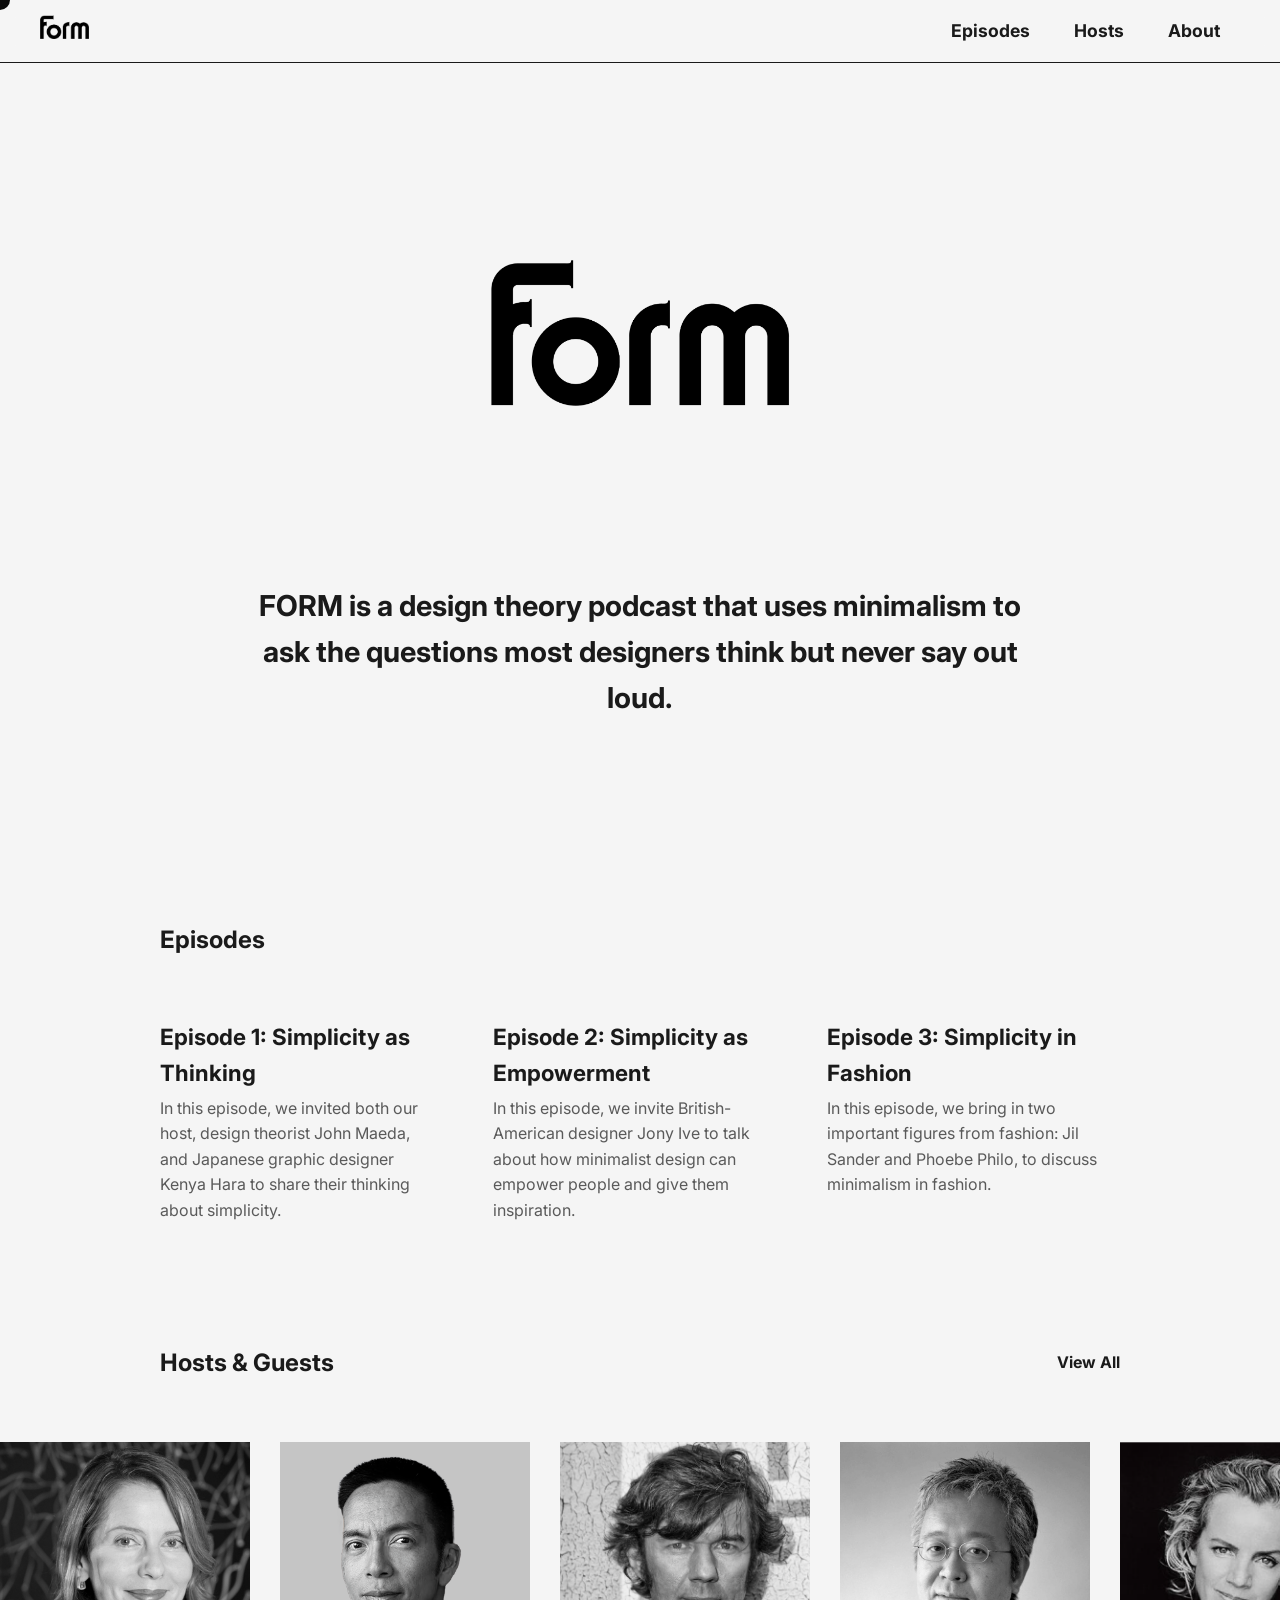
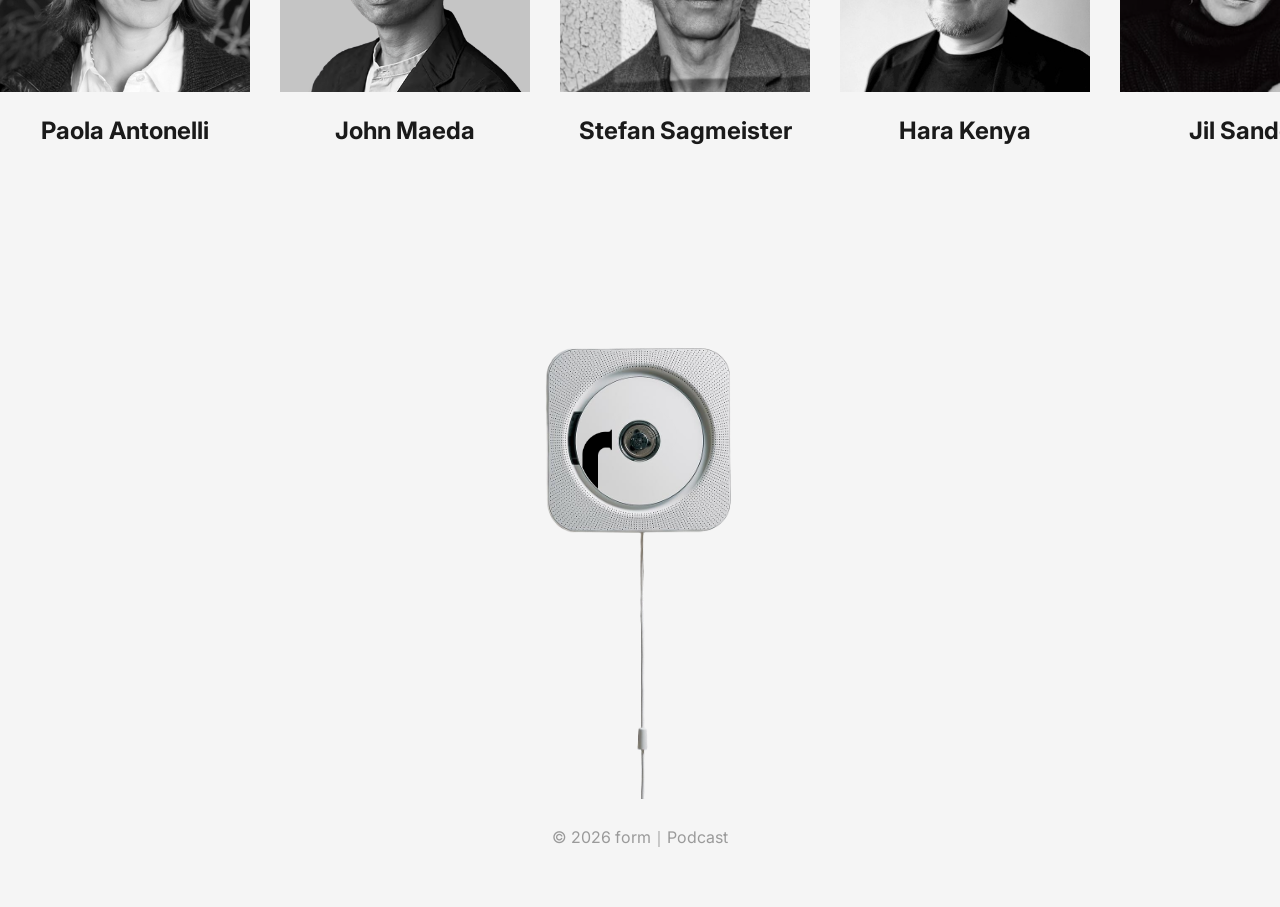
<file: index.html>
<!DOCTYPE html>
<html lang="en">
<head>
    <meta charset="UTF-8">
    <meta name="viewport" content="width=device-width, initial-scale=1.0">
    <title>form｜Podcast</title>
    <link rel="icon" type="image/png" href="logo.png">
    <link rel="stylesheet" href="style.css">
</head>
<body>
    <div class="cursor-dot"><span class="cursor-text"></span></div>
    <header>
        <a href="index.html">
            <img src="icon.png" alt="Podcast Logo" class="header-logo">
        </a>
        <nav>
            <a href="episode-1.html">Episodes</a>
            <a href="hosts.html">Hosts</a>
            <a href="about.html">About</a>
        </nav>
    </header>

    <main>
        <!-- Hero Section -->
        <div id="hero">
            <div class="icon-container">
                <img src="icon.png" alt="Podcast Icon" class="main-icon">
                <span class="quote-text"></span>
            </div>
        </div>

        <!-- About Section -->
        <section id="about" class="reveal">
            <a href="about.html" class="about-link">
                <p>FORM is a design theory podcast that uses minimalism to ask the questions most designers think but never say out loud.</p>
            </a>
        </section>

        </section>

        <!-- Episodes Section -->
        <section id="episodes" class="reveal">
            <div class="section-header">
                <h2>Episodes</h2>
            </div>
            <div class="episode-grid">
                <a href="episode-1.html" class="episode-card">
                    <div class="episode-info">
                    <h3>Episode 1: Simplicity as Thinking</h3>
                    <p>In this episode, we invited both our host, design theorist John Maeda, and Japanese graphic designer Kenya Hara to share their thinking about simplicity.</p>
                </div>
                </a>
                <a href="episode-2.html" class="episode-card">
                    <div class="episode-info">
                        <h3>Episode 2: Simplicity as Empowerment</h3>
                        <p>In this episode, we invite British-American designer Jony Ive to talk about how minimalist design can empower people and give them inspiration.</p>
                    </div>
                </a>
                <a href="episode-3.html" class="episode-card">
                    <div class="episode-info">
                        <h3>Episode 3: Simplicity in Fashion</h3>
                        <p>In this episode, we bring in two important figures from fashion: Jil Sander and Phoebe Philo, to discuss minimalism in fashion.</p>
                    </div>
                </a>
            </div>
        </section>

    </main>

    <section id="hosts" class="reveal">
        <div class="main-content-wrapper">
            <div class="section-header">
                <a href="hosts.html" class="hosts-title-link"><h2>Hosts & Guests</h2></a>
                <a href="#" class="view-all-hosts">View All</a>
            </div>
        </div>

        <div class="hosts-container">
            <a href="hosts.html#paola" class="host-profile-link">
                <div class="host-profile" data-role="Host">
                    <div class="host-image-container">
                        <img src="images/Paola.jpg" alt="Host Paola Antonelli" class="host-image">
                    </div>
                    <div class="host-info">
                        <h3>Paola Antonelli</h3>
                    </div>
                </div>
            </a>
            <a href="hosts.html#john" class="host-profile-link">
                <div class="host-profile" data-role="Host">
                    <div class="host-image-container">
                        <img src="images/John.png" alt="Host John Maeda" class="host-image">
                    </div>
                    <div class="host-info">
                        <h3>John Maeda</h3>
                    </div>
                </div>
            </a>
            <div class="host-profile" data-role="Guest">
                <div class="host-image-container">
                    <img src="images/stefan.png" alt="Guest Stefan Sagmeister" class="host-image">
                </div>
                <div class="host-info">
                    <h3>Stefan Sagmeister</h3>
                </div>
            </div>
            <div class="host-profile" data-role="Guest">
                    <div class="host-image-container">
                        <img src="images/KengoKuma.jpg" alt="Guest Hara Kenya" class="host-image">
                    </div>
                    <div class="host-info">
                        <h3>Hara Kenya</h3>
                    </div>
                </div>
            <div class="host-profile" data-role="Guest">
                <div class="host-image-container">
                    <img src="images/jil.png" alt="Guest Jil Sander" class="host-image">
                </div>
                <div class="host-info">
                    <h3>Jil Sander</h3>
                </div>
            </div>
            <div class="host-profile" data-role="Guest">
                <div class="host-image-container">
                    <img src="images/jony.jpg" alt="Guest Jony Ive" class="host-image">
                </div>
                <div class="host-info">
                    <h3>Jony Ive</h3>
                </div>
            </div>
            <div class="host-profile" data-role="Guest">
                <div class="host-image-container">
                    <img src="images/phoebe.png" alt="Guest Phoebe Philo" class="host-image">
                </div>
                <div class="host-info">
                    <h3>Phoebe Philo</h3>
                </div>
            </div>
            <div class="host-profile" data-role="Guest">
                <div class="host-image-container">
                    <img src="images/tadao.jpg" alt="Guest Tadao Ando" class="host-image">
                </div>
                <div class="host-info">
                    <h3>Tadao Ando</h3>
                </div>
            </div>
        </div>
    </section>

    <footer>
        <a href="about.html#about-poster-anchor" class="player-link">
            <div class="player-container">
                <img src="cd.png" alt="Spinning CD" class="cd-image">
                <img src="player.png" alt="Player Controls" class="player-image">
            </div>
        </a>
        <p>&copy; 2026 form｜Podcast</p>
    </footer>

    <script src="script.js"></script>
</body>
</html>
</file>
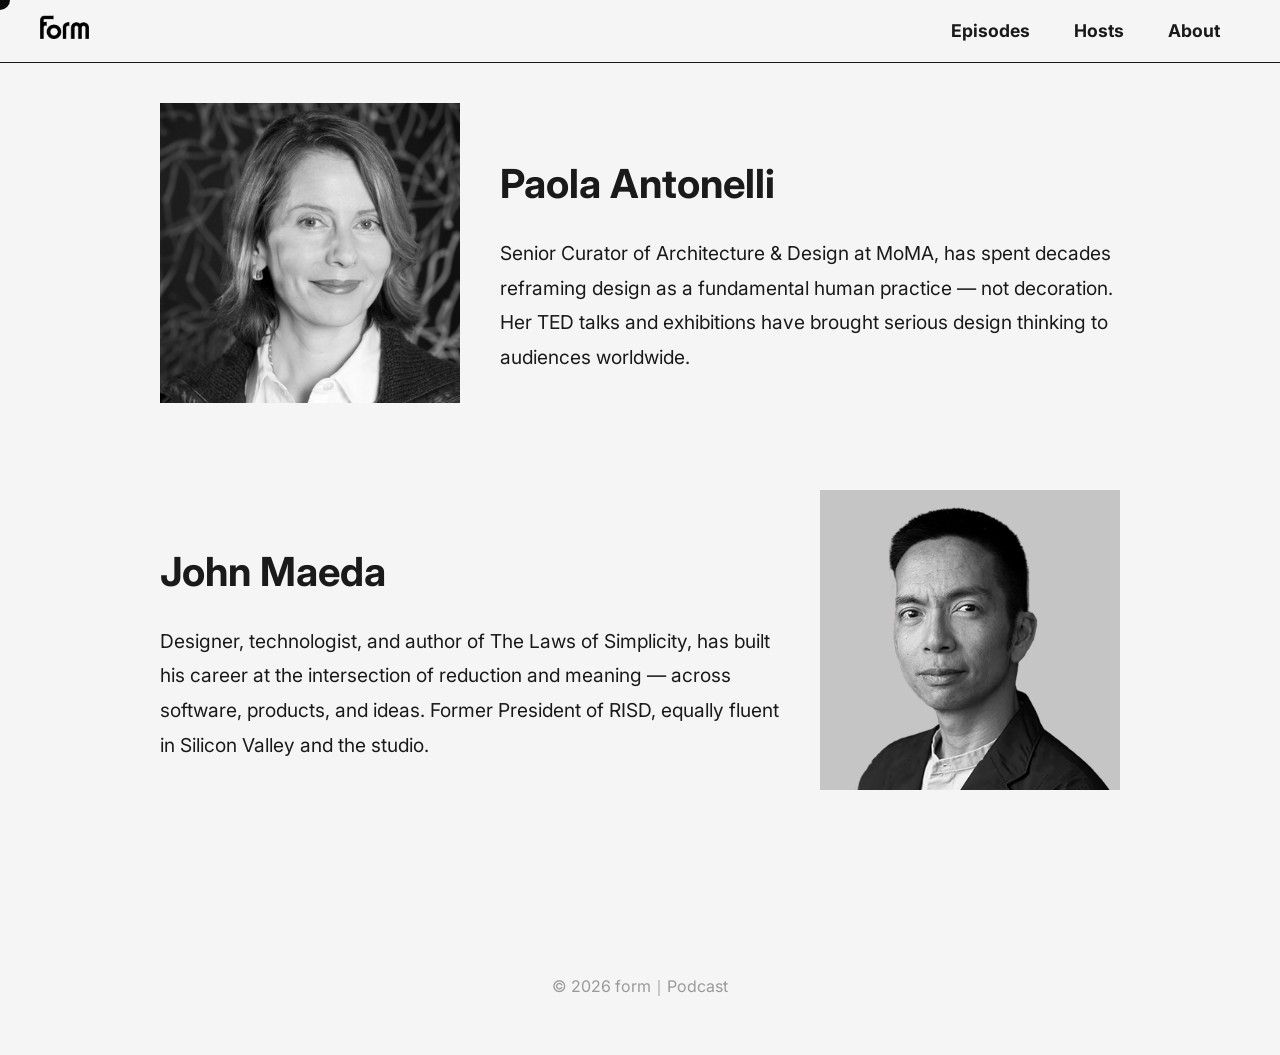
<file: hosts.html>
<!DOCTYPE html>
<html lang="en">
<head>
    <meta charset="UTF-8">
    <meta name="viewport" content="width=device-width, initial-scale=1.0">
    <title>Hosts｜Podcast</title>
    <link rel="icon" type="image/png" href="logo.png">
    <link rel="stylesheet" href="style.css">
    <link rel="stylesheet" href="hosts.css">
</head>
<body>
    <div class="cursor-dot"><span class="cursor-text"></span></div>
    <header>
        <a href="index.html">
            <img src="icon.png" alt="Podcast Logo" class="header-logo">
        </a>
        <nav>
            <a href="episode-1.html">Episodes</a>
            <a href="hosts.html">Hosts</a>
            <a href="about.html">About</a>
        </nav>
    </header>

    <main>
        <section id="hosts-page">
            <div id="paola" class="host-detail">
                <div class="host-image-large-container">
                    <img src="images/Paola.jpg" alt="Host Paola Antonelli" class="host-image-large">
                </div>
                <div class="host-bio">
                    <h2>Paola Antonelli</h2>
                    <p>Senior Curator of Architecture & Design at MoMA, has spent decades reframing design as a fundamental human practice — not decoration. Her TED talks and exhibitions have brought serious design thinking to audiences worldwide.</p>
                </div>
            </div>
            <div id="john" class="host-detail">
                 <div class="host-image-large-container">
                    <img src="images/John.png" alt="Host John Maeda" class="host-image-large">
                </div>
                <div class="host-bio">
                    <h2>John Maeda</h2>
                    <p>Designer, technologist, and author of The Laws of Simplicity, has built his career at the intersection of reduction and meaning — across software, products, and ideas. Former President of RISD, equally fluent in Silicon Valley and the studio.</p>
                </div>
            </div>
        </section>
    </main>

    <footer>
        <p>&copy; 2026 form｜Podcast</p>
    </footer>

    <script src="script.js"></script>
</body>
</html>
</file>
<file: style.css>
@import url('https://fonts.googleapis.com/css2?family=Inter:wght@400;700;900&display=swap');

html {
    cursor: none !important;
}

body {
    font-family: 'Inter', sans-serif;
    background-color: #f5f5f5;
    color: #1a1a1a;
    margin: 0;
    line-height: 1.6;
    cursor: none !important; /* Hide the default cursor */
}

a,
button,
.icon-container,
.episode-card {
    cursor: none !important;
}

#about {
    padding: 20px 0 180px; /* Increased bottom spacing */
}

#about p {
    font-size: 1.8em; /* Further increased font size */
    font-weight: 700;
    text-align: center;
    max-width: 800px;
    margin: 0 auto;
}

.cursor-dot {
    position: fixed;
    top: 0;
    left: 0;
    transform: translate(-50%, -50%);
    border-radius: 50%;
    z-index: 9999;
    pointer-events: none;
    background-color: white;
    mix-blend-mode: difference;
    width: 20px;
    height: 20px;
    transition: width 0.3s ease, height 0.3s ease, opacity 0.3s ease, background-color 0.3s ease, mix-blend-mode 0.1s ease, border-radius 0.3s ease;
    display: flex;
    justify-content: center;
    align-items: center;
}

.cursor-text {
    opacity: 0;
    font-size: 16px; /* Increased font size */
    font-weight: 700;
    color: #f5f5f5;
    transition: opacity 0.3s ease;
}

/* Style for when hovering over links/buttons */
.cursor-dot.hover {
    width: 50px;
    height: 50px;
}

/* Style for the special text-display mode */
.cursor-dot.text-active {
    background-color: #1a1a1a;
    mix-blend-mode: normal;
    width: 80px;
    height: 80px;
}

.cursor-dot.text-active .cursor-text {
    opacity: 1;
}

/* Style for when showing 'Host' */
.cursor-dot.text-active.host-style {
    background-color: white; /* White background */
}

.cursor-dot.text-active.host-style .cursor-text {
    color: black; /* Black text */
}

header {
    position: sticky;
    top: 0;
    z-index: 1000;
    padding: 15px 40px;
    background-color: rgba(245, 245, 245, 0.8); /* Semi-transparent background */
    backdrop-filter: blur(10px);
    -webkit-backdrop-filter: blur(10px); /* For Safari */
    display: flex;
    justify-content: space-between;
    align-items: center;
    border-bottom: 1px solid #1a1a1a; /* Add border back */
}

.header-logo {
    height: 24px;
}

nav a {
    margin: 0 20px;
    color: #1a1a1a;
    text-decoration: none;
    font-weight: 700;
    font-size: 1.1em;
    transition: color 0.3s ease;
}

nav a:hover {
    color: #9a9a9a;
}

/* --- Episodes Section --- */
.episode-grid {
    display: grid;
    grid-template-columns: repeat(auto-fit, minmax(280px, 1fr));
    gap: 40px;
}

.episode-card {
    text-decoration: none;
    color: inherit;
    transition: transform 0.3s ease;
}

.episode-card:hover {
    transform: translateY(-5px);
}

.episode-image {
    width: 100%;
    height: auto;
    aspect-ratio: 1 / 1;
    object-fit: cover;
    margin-bottom: 15px;
}

.episode-info {
    text-align: left; /* Align text to the left */
}

.episode-info h3 {
    font-size: 1.4em;
    margin: 0 0 5px 0;
}

.episode-info p {
    font-size: 1em;
    margin: 0;
    color: #5a5a5a;
}

#hero {
    display: flex;
    justify-content: center;
    align-items: center;
    padding: 80px 20px;
}

.icon-container {
    position: relative;
    display: flex;
    justify-content: center;
    align-items: center;
    cursor: pointer;
}

.main-icon {
    width: 300px;
    height: 300px;
    object-fit: contain;
    transition: opacity 0.4s ease;
}

.icon-container:hover .main-icon {
    opacity: 0;
}

.quote-text {
    position: absolute;
    top: 50%;
    left: 50%;
    transform: translate(-50%, -50%);
    white-space: nowrap; /* Prevent text wrapping */
    text-align: center;
    font-size: 1.8em; /* Increased font size */
    font-weight: 700;
    color: #3a3a3a;
    opacity: 0;
    pointer-events: none;
}

.quote-text.typing::after {
    content: '_';
    font-weight: bold;
    animation: blink 1s step-end infinite;
}

@keyframes blink {
    from, to { color: transparent; }
    50% { color: #3a3a3a; }
}

/* Hover scale effect removed as requested */



main {
    padding: 40px 160px;
    max-width: 1200px;
    margin: 0 auto;
}

.main-content-wrapper {
    max-width: 1200px;
    margin: 0 auto;
    padding: 0 160px;
}

.section-header {
    display: flex;
    justify-content: space-between;
    align-items: center;
    margin-bottom: 40px;
}

.view-all {
    color: #1a1a1a;
    text-decoration: none;
    font-weight: 700;
    transition: color 0.3s ease;
}

.view-all:hover {
    color: #9a9a9a;
}

.view-all-hosts {
    color: #1a1a1a;
    text-decoration: none;
    font-weight: 700;
}

.hosts-title-link,
.host-profile-link {
    text-decoration: none;
    color: inherit;
}

.episodes-container {
    display: flex;
    overflow-x: auto;
    padding-bottom: 20px; /* For scrollbar visibility */
    -ms-overflow-style: none;  /* IE and Edge */
    scrollbar-width: none;  /* Firefox */
}

.episodes-container::-webkit-scrollbar {
    display: none; /* Chrome, Safari, and Opera */
}

.episode-card {
    flex: 0 0 280px;
    margin-right: 20px;
    text-decoration: none;
    color: inherit;
    transition: transform 0.3s ease;
}

.episode-card:hover {
    transform: translateY(-5px);
}

.episode-poster {
    width: 100%;
    height: 280px;
    object-fit: cover;
    margin-bottom: 15px;
}

.episode-info h3 {
    font-size: 1.4em;
    margin: 0 0 5px 0;
}

.episode-info p {
    font-size: 1em;
    margin: 0;
    color: #5a5a5a;
}

#hosts {
    padding-top: 60px;
    padding-bottom: 60px;
    overflow-x: hidden;
}



@keyframes scroll {
    0% {
        transform: translateX(0);
    }
    100% {
        transform: translateX(-50%); /* Scroll by half the width (the original content's width) */
    }
}

.hosts-container {
    display: flex;
    overflow-x: visible; /* Allow content to overflow for the animation */
    padding-bottom: 20px;
    gap: 30px; /* Use gap for spacing */
    align-items: flex-start;
    width: fit-content; /* Adjust width to content */
    animation: scroll 40s linear infinite; /* Apply the animation */
}

.hosts-container:hover {
    animation-play-state: paused; /* Pause animation on hover */
}

/* Expanded view for hosts */
.hosts-container.expanded {
    flex-wrap: wrap; /* Allow items to wrap to the next line */
    justify-content: flex-start; /* Align items to the start */
    animation: none; /* Disable the scroll animation */

    /* Constrain width to match main content */
    max-width: 1200px;
    margin: 0 auto;
    padding: 0 160px;
}

.hosts-container.expanded .host-profile {
    flex-basis: calc(25% - 30px); /* Adjust for 4 items per row, considering gap */
    margin-bottom: 40px;
}

.host-profile {
    display: flex;
    flex-direction: column;
    align-items: center;
    text-align: center;
    flex: 0 0 250px; /* Set a fixed width for each profile */
}

.host-image-container {
    position: relative;
    width: 250px;
    height: 250px;
    margin-bottom: 20px;
    overflow: hidden;
    border-radius: 0; /* Start as a square */
    transition: border-radius 0.4s cubic-bezier(0.77, 0, 0.175, 1);
}

.host-profile:hover .host-image-container {
    border-radius: 50%; /* Become a circle on hover */
}

.host-image {
    width: 100%;
    height: 100%;
    object-fit: cover;
}

.host-info h3 {
    font-size: 1.5em;
    margin: 0;
}

/* Remove the guest-grid and related styles as they are now merged */
.guest-grid,
.guest-profile,
.guest-profile img,
.guest-profile h4,
.guest-profile p {
    display: none;
}

.about-link {
    text-decoration: none;
    color: inherit;
    display: block;
    transition: transform 0.3s ease;
}

.about-link:hover {
    transform: scale(1.02);
}

@keyframes spin {
    from {
        transform: rotate(0deg);
    }
    to {
        transform: rotate(360deg);
    }
}

.player-container {
    display: grid;
    place-items: center;
    padding: 40px 0;
}

.cd-image,
.player-image {
    grid-column: 1;
    grid-row: 1;
}

.cd-image {
    width: 127px;
    height: 127px;
    animation: spin 10s linear infinite;
    z-index: 1; /* Ensure CD is on top */
    position: relative;
    bottom: 98px; /* Move up */
}

.player-image {
    max-width: 200px;
    height: auto;
    position: relative;
    top: 30px;
}

footer {
    text-align: center;
    padding: 40px 20px;
    font-size: 1em;
    color: #9a9a9a;
}
</file>
<file: hosts.css>
/* hosts.css */



.host-detail {
    display: flex;
    gap: 40px;
    align-items: center;
    margin-bottom: 80px;
}

/* Alternate layout for every other host */
.host-detail:nth-child(even) {
    flex-direction: row-reverse;
}

.host-image-large-container {
    flex: 0 0 300px;
}

.host-image-large {
    width: 100%;
    height: auto;
    object-fit: cover;
}

.host-bio {
    flex: 1;
}

.host-bio h2 {
    font-size: 2.5em;
    margin-bottom: 20px;
}

.host-bio p {
    font-size: 1.2em;
    line-height: 1.8;
}
</file>
